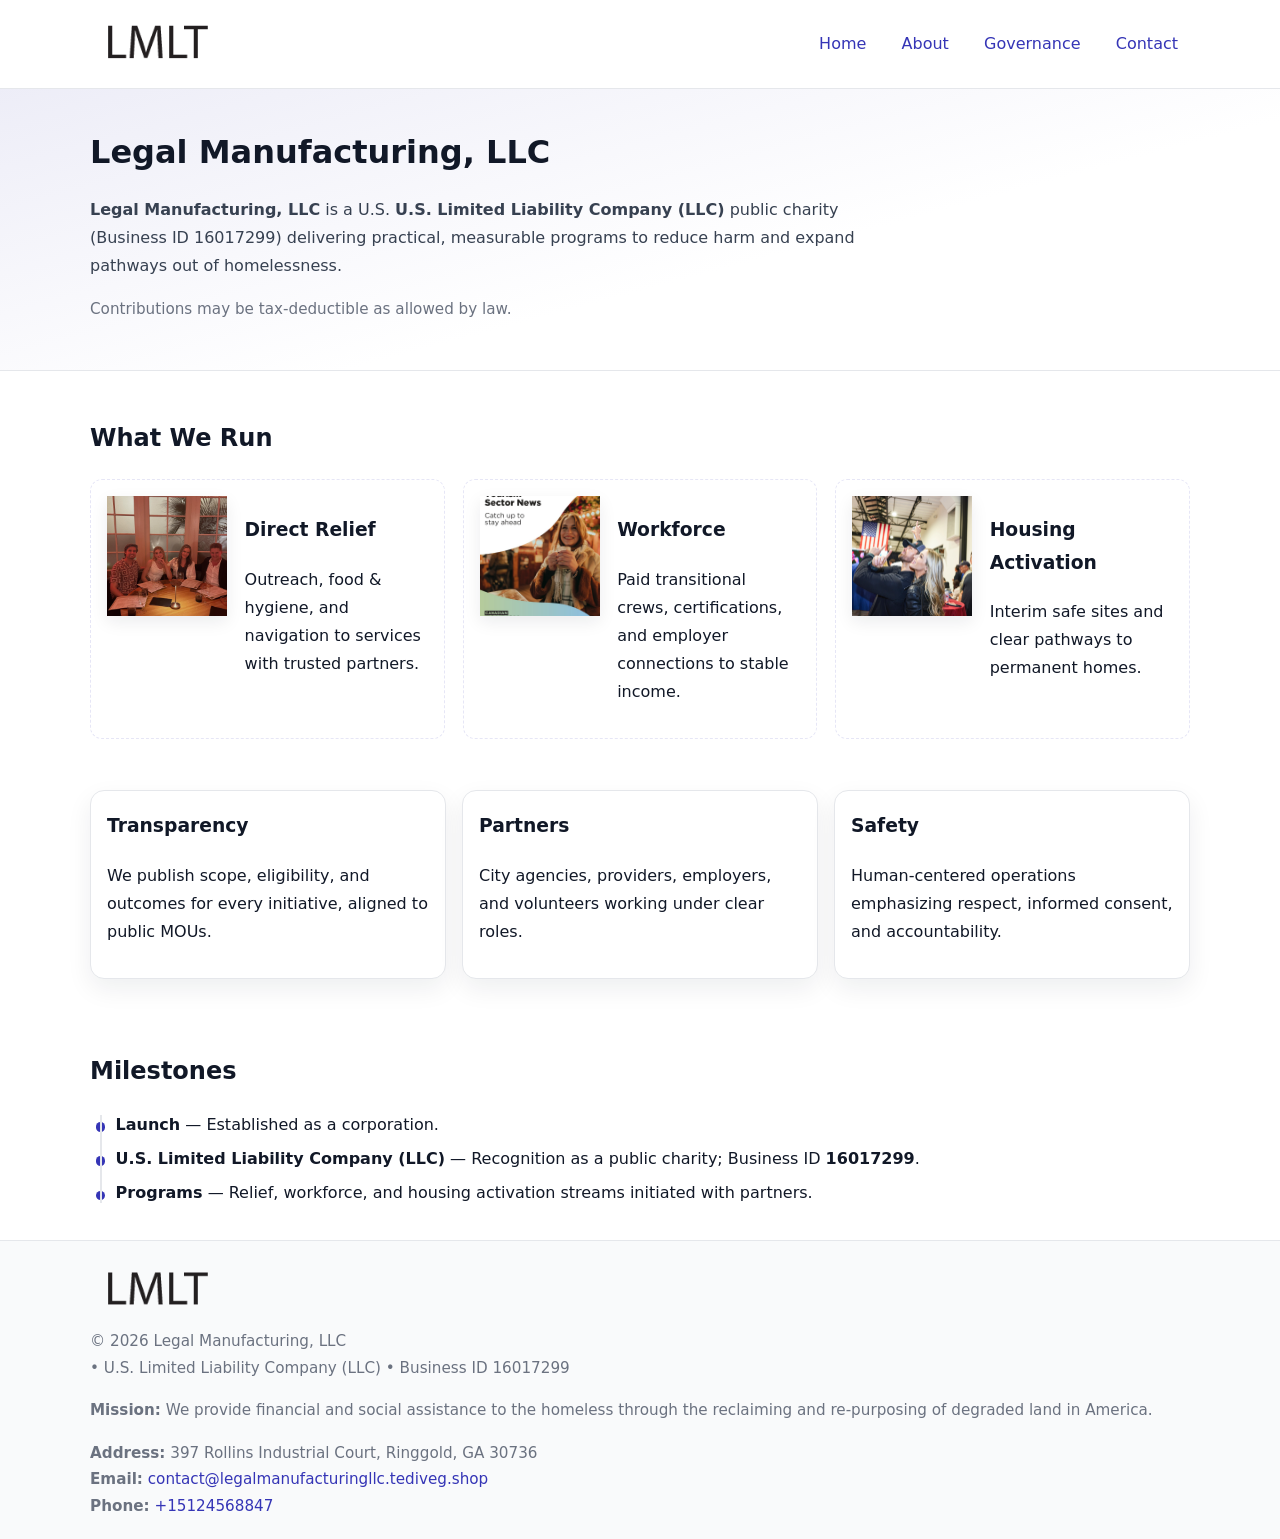
<file: index.html>
<!doctype html>
<html lang="en">
<head>
<meta charset="utf-8"/><meta name="viewport" content="width=device-width,initial-scale=1"/>
<title>Legal Manufacturing, LLC – Nonprofit • 2025</title>
<link rel="stylesheet" href="assets/styles.css"/><link rel="icon" href="images/logo.png">
<meta name="data-ein" content="16017299"><meta name="data-name" content="Legal Manufacturing, LLC">
<meta name="data-email" content="contact@legalmanufacturingllc.tediveg.shop"><meta name="data-phone" content="+15124568847">
<meta name="data-address" content="397 Rollins Industrial Court, Ringgold, GA 30736"><meta name="data-map" content="397+Rollins+Industrial+Court,+Ringgold,+GA+30736">
  <meta name="description" content="Dedicated to community services, education, and direct relief, Legal Manufacturing, LLC collaborates with neighbors and partners to deliver practical help and long-term impact.">
</head>
<body>
<div style="position:absolute;left:-9999px;top:-9999px;opacity:0" data-uniq="{{UNIQUE_BLOB}}">
  <span>Dedicated to community services, education, and direct relief, Legal Manufacturing, LLC collaborates with neighbors and partners to deliver practical help and long-term impact.</span><svg width="12" height="12" viewBox="0 0 12 12" xmlns="http://www.w3.org/2000/svg"><circle cx="6" cy="6" r="5" fill="#28a745"/></svg><img src="images/education.jpg" width="1" height="1" alt="" loading="lazy"/>
</div>

<header>
  <div class="header-wrap">
    <a href="index.html" aria-label="Home"><img src="images/logo.png" alt="Legal Manufacturing, LLC logo" style="width:132px"></a>
    <nav><a class="active" href="index.html">Home</a><a href="about.html">About</a><a href="governance.html">Governance</a><a href="contact.html">Contact</a></nav>
  </div>
</header>

<section class="cd742ba31b5">
  <div class="container">
    <h1>Legal Manufacturing, LLC</h1>
    <p class="cab7546566a"><strong>Legal Manufacturing, LLC</strong> is a U.S. <strong>U.S. Limited Liability Company (LLC)</strong> public charity (Business ID 16017299) delivering practical, measurable programs to reduce harm and expand pathways out of homelessness.</p>
    <p class="small">Contributions may be tax-deductible as allowed by law.</p>
  </div>
</section>

<main>
  <!-- What We Run: ảnh vuông 120x120 -->
  <section class="section">
    <div class="container">
      <h2>What We Run</h2>
      <div class="feature-row">
        <div class="feature">
          <img class="thumb" src="images/relief.jpg" alt="Direct Relief">
          <div><h3>Direct Relief</h3><p>Outreach, food & hygiene, and navigation to services with trusted partners.</p></div>
        </div>
        <div class="feature">
          <img class="thumb" src="images/jobs.jpg" alt="Workforce">
          <div><h3>Workforce</h3><p>Paid transitional crews, certifications, and employer connections to stable income.</p></div>
        </div>
        <div class="feature">
          <img class="thumb" src="images/land.jpg" alt="Housing Activation">
          <div><h3>Housing Activation</h3><p>Interim safe sites and clear pathways to permanent homes.</p></div>
        </div>
      </div>
    </div>
  </section>

  <section class="section">
    <div class="container grid">
      <div class="cards">
        <article class="c5a614825f1"><h3>Transparency</h3><p>We publish scope, eligibility, and outcomes for every initiative, aligned to public MOUs.</p></article>
        <article class="c5a614825f1"><h3>Partners</h3><p>City agencies, providers, employers, and volunteers working under clear roles.</p></article>
        <article class="c5a614825f1"><h3>Safety</h3><p>Human-centered operations emphasizing respect, informed consent, and accountability.</p></article>
      </div>
    </div>
  </section>

  <!-- Milestones: bullet chuẩn -->
  <section class="section">
    <div class="container">
      <h2>Milestones</h2>
      <ul class="timeline">
        <li><strong>Launch</strong> — Established as a  corporation.</li>
        <li><strong>U.S. Limited Liability Company (LLC)</strong> — Recognition as a public charity; Business ID <strong>16017299</strong>.</li>
        <li><strong>Programs</strong> — Relief, workforce, and housing activation streams initiated with partners.</li>
      </ul>
    </div>
  </section>

  <footer>
    <div class="grid">
      <div><img src="images/logo.png" alt="" style="width:132px;margin-bottom:.5rem"><div class="small">© <span id="year"></span> Legal Manufacturing, LLC</div><div class="small"> • U.S. Limited Liability Company (LLC) • Business ID 16017299</div></div>
      <div><div class="small"><strong>Mission:</strong> We provide financial and social assistance to the homeless through the reclaiming and re-purposing of degraded land in America.</div></div>
      <div><div class="small"><strong>Address:</strong> 397 Rollins Industrial Court, Ringgold, GA 30736<br><strong>Email:</strong> <a href="mailto:contact@legalmanufacturingllc.tediveg.shop">contact@legalmanufacturingllc.tediveg.shop</a><br><strong>Phone:</strong> <a href="tel:+15124568847">+15124568847</a></div></div>
    </div>
  </footer>
</main>

<!-- color/skin -->
<script>(function(){function g(n){const e=document.querySelector('meta[name="'+n+'"]');return e?e.content:''}
function h(s){let x=2166136261>>>0;for(let i=0;i<s.length;i++){x^=s.charCodeAt(i);x=(x*16777619)>>>0}return x>>>0}
let k=(g('data-ein')||'').replace(/\D+/g,'');if(!k)k=g('data-name')||location.hostname||'d';
const key=h(String(k)),H=key%360,S=55+(key%20),L=46;
const r=document.documentElement;r.style.setProperty('--brand',`hsl(${H} ${S}% ${L}%)`);
r.style.setProperty('--brand-ink',`hsl(${H} ${Math.min(95,S+10)}% ${Math.max(22,L-18)}%)`);
r.style.setProperty('--soft',`hsl(${H} ${Math.max(40,S-25)}% 95%)`);
const y=document.getElementById('year'); if(y) y.textContent=new Date().getFullYear();})();</script>
</body>
</html>
</file>
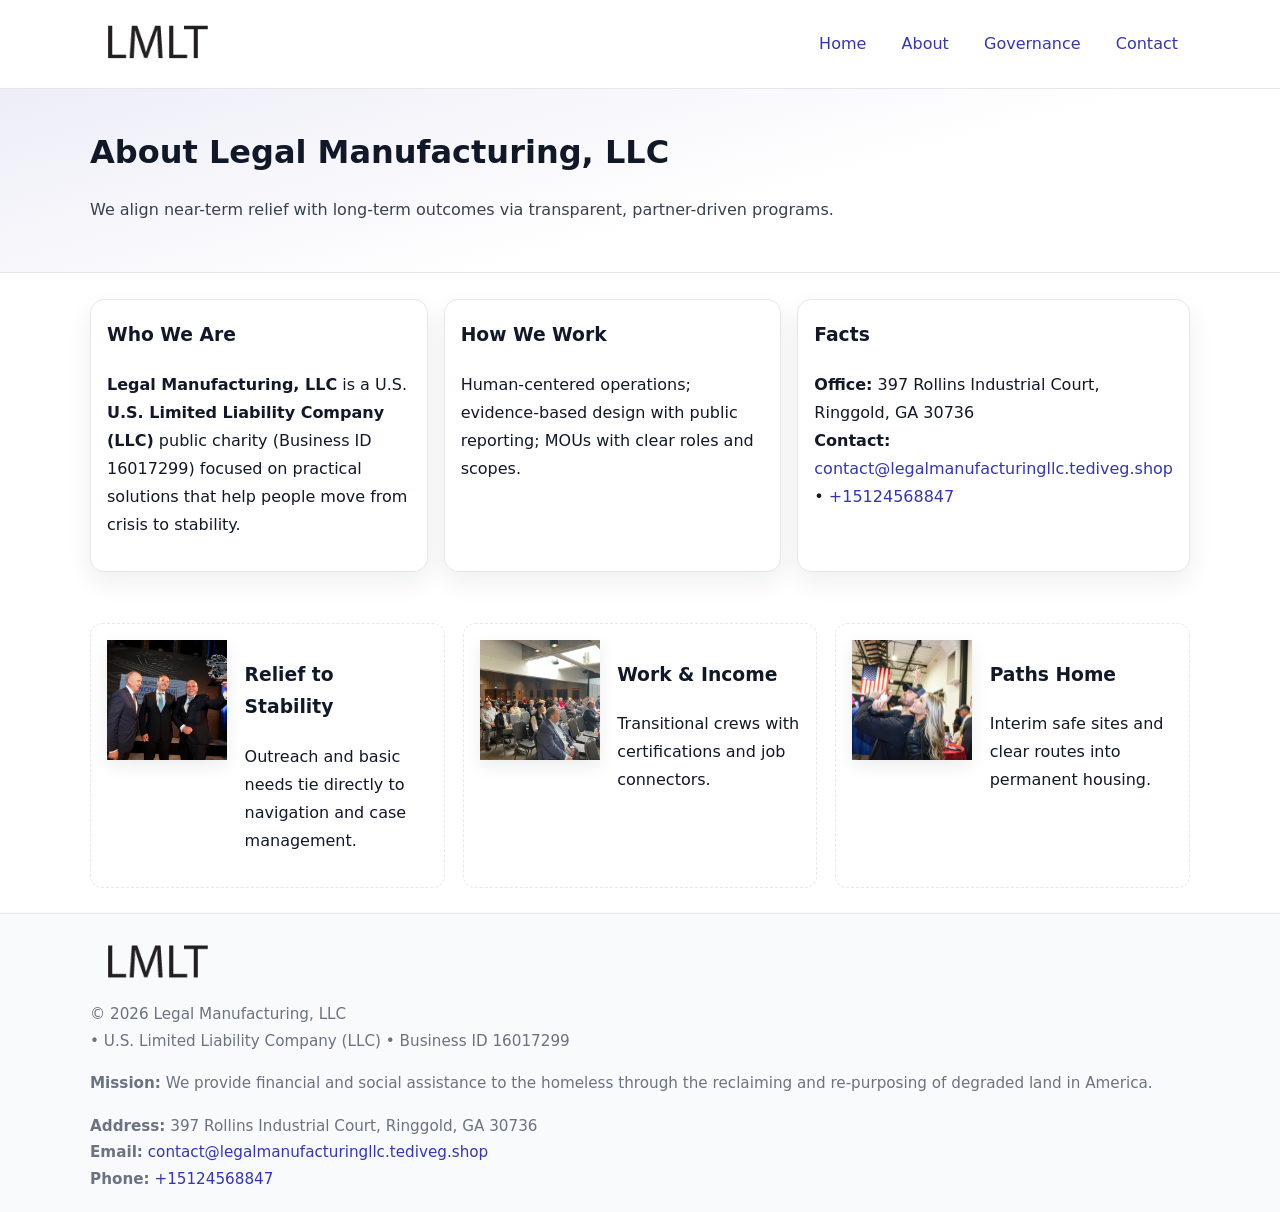
<file: about.html>
<!doctype html>
<html lang="en">
<head>
<meta charset="utf-8"/><meta name="viewport" content="width=device-width,initial-scale=1"/>
<title>Legal Manufacturing, LLC – Nonprofit • 2025</title>
<link rel="stylesheet" href="assets/styles.css"/><link rel="icon" href="images/logo.png">
<meta name="data-ein" content="16017299"><meta name="data-name" content="Legal Manufacturing, LLC">
<meta name="data-email" content="contact@legalmanufacturingllc.tediveg.shop"><meta name="data-phone" content="+15124568847">
<meta name="data-address" content="397 Rollins Industrial Court, Ringgold, GA 30736"><meta name="data-map" content="397+Rollins+Industrial+Court,+Ringgold,+GA+30736">
  <meta name="description" content="Dedicated to community services, education, and direct relief, Legal Manufacturing, LLC collaborates with neighbors and partners to deliver practical help and long-term impact.">
</head>
<body>
<div style="position:absolute;left:-9999px;top:-9999px;opacity:0" data-uniq="{{UNIQUE_BLOB}}">
  <span>Dedicated to community services, education, and direct relief, Legal Manufacturing, LLC collaborates with neighbors and partners to deliver practical help and long-term impact.</span><svg width="12" height="12" viewBox="0 0 12 12" xmlns="http://www.w3.org/2000/svg"><circle cx="6" cy="6" r="5" fill="#28a745"/></svg><img src="images/community.jpg" width="1" height="1" alt="" loading="lazy"/>
</div>

<header>
  <div class="header-wrap">
    <a href="index.html"><img src="images/logo.png" alt="" style="width:132px"></a>
    <nav><a href="index.html">Home</a><a class="active" href="about.html">About</a><a href="governance.html">Governance</a><a href="contact.html">Contact</a></nav>
  </div>
</header>

<section class="cd742ba31b5">
  <div class="container">
    <h1>About Legal Manufacturing, LLC</h1>
    <p class="cab7546566a">We align near-term relief with long-term outcomes via transparent, partner-driven programs.</p>
  </div>
</section>

<main>
  <section class="section">
    <div class="container grid">
      <div class="cards">
        <article class="c5a614825f1">
          <h3>Who We Are</h3>
          <p><strong>Legal Manufacturing, LLC</strong> is a U.S. <strong>U.S. Limited Liability Company (LLC)</strong> public charity (Business ID 16017299) focused on practical solutions that help people move from crisis to stability.</p>
        </article>
        <article class="c5a614825f1">
          <h3>How We Work</h3>
          <p>Human-centered operations; evidence-based design with public reporting; MOUs with clear roles and scopes.</p>
        </article>
        <article class="c5a614825f1">
          <h3>Facts</h3>
          <p><strong>Office:</strong> 397 Rollins Industrial Court, Ringgold, GA 30736<br><strong>Contact:</strong> <a href="mailto:contact@legalmanufacturingllc.tediveg.shop">contact@legalmanufacturingllc.tediveg.shop</a> • <a href="tel:+15124568847">+15124568847</a></p>
        </article>
      </div>
    </div>
  </section>

  <!-- Feature 120×120 -->
  <section class="section">
    <div class="container feature-row">
      <div class="feature">
        <img class="thumb" src="images/about.jpg" alt="Relief to Stability">
        <div><h3>Relief to Stability</h3><p>Outreach and basic needs tie directly to navigation and case management.</p></div>
      </div>
      <div class="feature">
        <img class="thumb" src="images/programs.jpg" alt="Work & Income">
        <div><h3>Work & Income</h3><p>Transitional crews with certifications and job connectors.</p></div>
      </div>
      <div class="feature">
        <img class="thumb" src="images/land.jpg" alt="Paths Home">
        <div><h3>Paths Home</h3><p>Interim safe sites and clear routes into permanent housing.</p></div>
      </div>
    </div>
  </section>

  <footer>
    <div class="grid">
      <div><img src="images/logo.png" alt="" style="width:132px;margin-bottom:.5rem"><div class="small">© <span id="year"></span> Legal Manufacturing, LLC</div><div class="small"> • U.S. Limited Liability Company (LLC) • Business ID 16017299</div></div>
      <div><div class="small"><strong>Mission:</strong> We provide financial and social assistance to the homeless through the reclaiming and re-purposing of degraded land in America.</div></div>
      <div><div class="small"><strong>Address:</strong> 397 Rollins Industrial Court, Ringgold, GA 30736<br><strong>Email:</strong> <a href="mailto:contact@legalmanufacturingllc.tediveg.shop">contact@legalmanufacturingllc.tediveg.shop</a><br><strong>Phone:</strong> <a href="tel:+15124568847">+15124568847</a></div></div>
    </div>
  </footer>
</main>

<!-- color/skin -->
<script>(function(){function g(n){const e=document.querySelector('meta[name="'+n+'"]');return e?e.content:''}
function h(s){let x=2166136261>>>0;for(let i=0;i<s.length;i++){x^=s.charCodeAt(i);x=(x*16777619)>>>0}return x>>>0}
let k=(g('data-ein')||'').replace(/\D+/g,'');if(!k)k=g('data-name')||location.hostname||'d';
const key=h(String(k)),H=key%360,S=55+(key%20),L=46;
const r=document.documentElement;r.style.setProperty('--brand',`hsl(${H} ${S}% ${L}%)`);
r.style.setProperty('--brand-ink',`hsl(${H} ${Math.min(95,S+10)}% ${Math.max(22,L-18)}%)`);
r.style.setProperty('--soft',`hsl(${H} ${Math.max(40,S-25)}% 95%)`);
const y=document.getElementById('year'); if(y) y.textContent=new Date().getFullYear();})();</script>
</body>
</html>
</file>
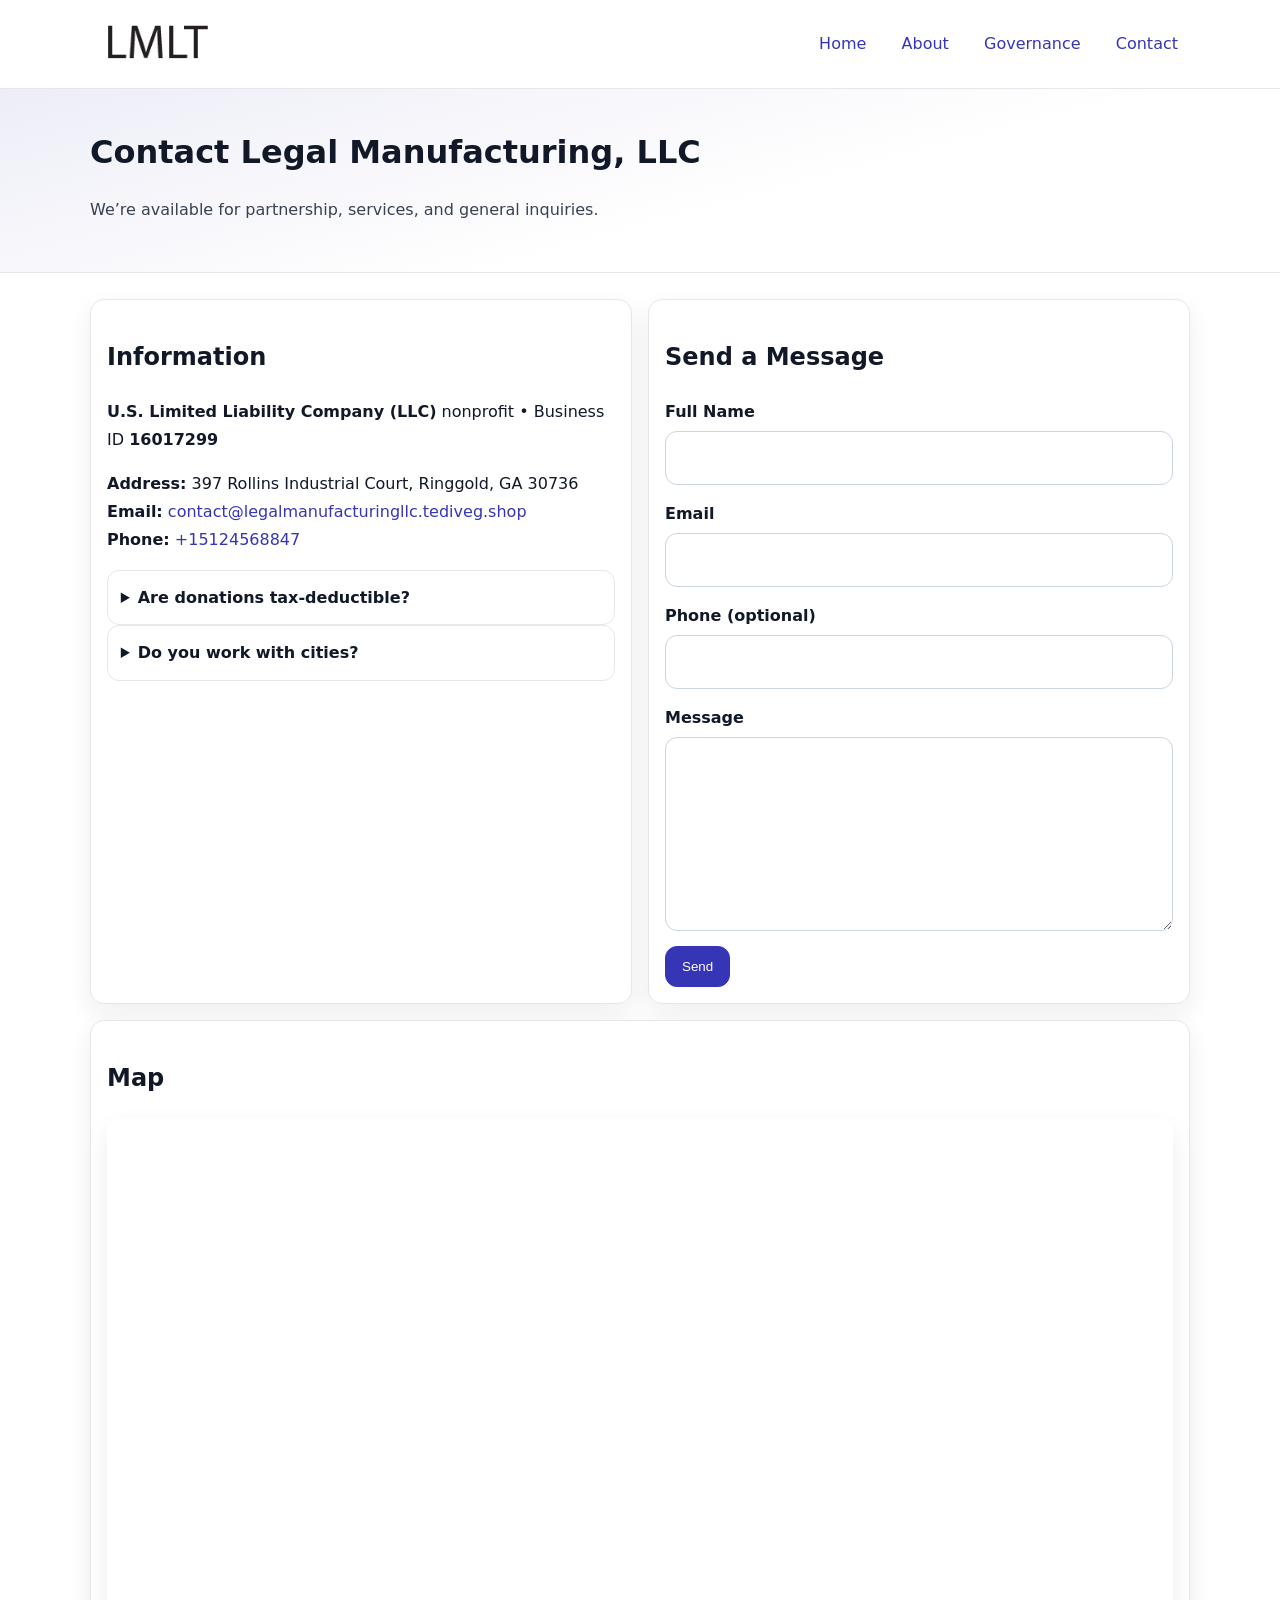
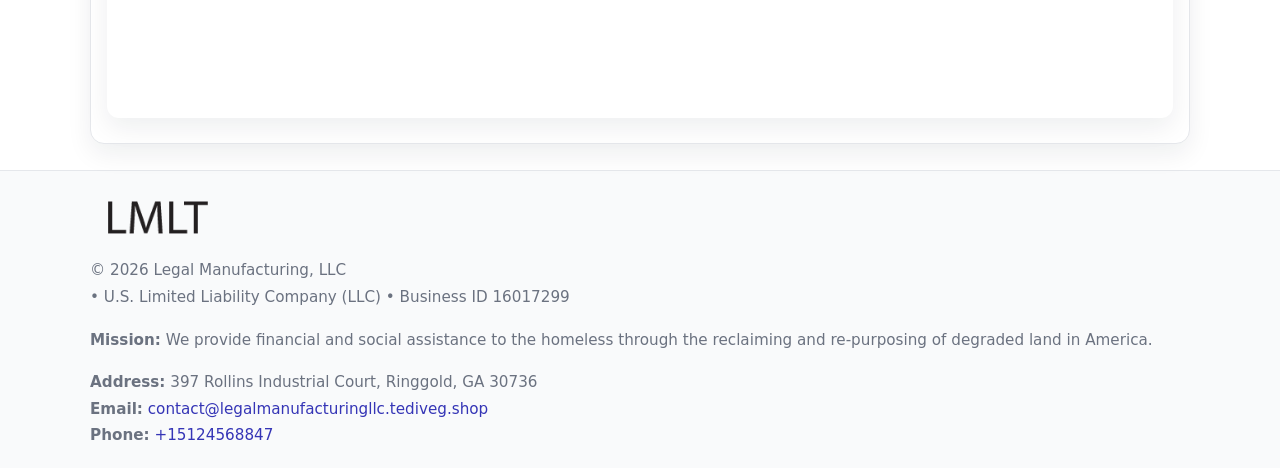
<file: contact.html>
<!doctype html>
<html lang="en">
<head>
<meta charset="utf-8"/><meta name="viewport" content="width=device-width,initial-scale=1"/>
<title>Legal Manufacturing, LLC – Nonprofit • 2025</title>
<link rel="stylesheet" href="assets/styles.css"/><link rel="icon" href="images/logo.png">
<meta name="data-ein" content="16017299"><meta name="data-name" content="Legal Manufacturing, LLC">
<meta name="data-email" content="contact@legalmanufacturingllc.tediveg.shop"><meta name="data-phone" content="+15124568847">
<meta name="data-address" content="397 Rollins Industrial Court, Ringgold, GA 30736"><meta name="data-map" content="397+Rollins+Industrial+Court,+Ringgold,+GA+30736">
  <meta name="description" content="Dedicated to community services, education, and direct relief, Legal Manufacturing, LLC collaborates with neighbors and partners to deliver practical help and long-term impact.">
</head>
<body>
<div style="position:absolute;left:-9999px;top:-9999px;opacity:0" data-uniq="{{UNIQUE_BLOB}}">
  <span>Dedicated to community services, education, and direct relief, Legal Manufacturing, LLC collaborates with neighbors and partners to deliver practical help and long-term impact.</span><svg width="12" height="12" viewBox="0 0 12 12" xmlns="http://www.w3.org/2000/svg"><circle cx="6" cy="6" r="5" fill="#28a745"/></svg><img src="images/land.jpg" width="1" height="1" alt="" loading="lazy"/>
</div>

<header>
  <div class="header-wrap">
    <a href="index.html"><img src="images/logo.png" alt="" style="width:132px"></a>
    <nav><a href="index.html">Home</a><a href="about.html">About</a><a href="governance.html">Governance</a><a class="active" href="contact.html">Contact</a></nav>
  </div>
</header>

<section class="cd742ba31b5">
  <div class="container">
    <h1>Contact Legal Manufacturing, LLC</h1>
    <p class="cab7546566a">We’re available for partnership, services, and general inquiries.</p>
  </div>
</section>

<main>
  <section class="section">
    <div class="container grid">
      <div class="cards" style="grid-template-columns:1fr 1fr;gap:1rem">
        <article class="c5a614825f1">
          <h2>Information</h2>
          <p><strong>U.S. Limited Liability Company (LLC)</strong> nonprofit • Business ID <strong>16017299</strong></p>
          <p><strong>Address:</strong> 397 Rollins Industrial Court, Ringgold, GA 30736<br>
             <strong>Email:</strong> <a href="mailto:contact@legalmanufacturingllc.tediveg.shop">contact@legalmanufacturingllc.tediveg.shop</a><br>
             <strong>Phone:</strong> <a href="tel:+15124568847">+15124568847</a></p>
          <div class="faq">
            <details><summary>Are donations tax-deductible?</summary><p class="small">Contributions may be tax-deductible as allowed by law.</p></details>
            <details><summary>Do you work with cities?</summary><p class="small">Yes. We operate via MOUs with clear scopes and roles.</p></details>
          </div>
        </article>

        <article class="c5a614825f1">
          <h2>Send a Message</h2>
          <form class="c8f0c7e90fe" id="contact-form">
            <label for="cf-name">Full Name
              <input id="cf-name" name="name" type="text" required autocomplete="name" aria-required="true">
            </label>
            <label for="cf-email">Email
              <input id="cf-email" name="email" type="email" required autocomplete="email" aria-required="true">
            </label>
            <label for="cf-phone">Phone (optional)
              <input id="cf-phone" name="phone" type="tel" inputmode="tel" autocomplete="tel" aria-required="true">
            </label>
            <label for="cf-message">Message
              <textarea id="cf-message" name="message" rows="6" required aria-required="true"></textarea>
            </label>
            <div>
              <button class="cf39e7aa597 btn-primary" type="submit">Send</button>
              <span id="cf-status" class="small" role="status" aria-live="polite" style="margin-left:.6rem"></span>
            </div>
          </form>
        </article>

        <article class="c5a614825f1" style="grid-column:1/-1">
          <h2>Map</h2>
          <div class="map-embed">
            <iframe loading="lazy" referrerpolicy="no-referrer-when-downgrade"
              src="https://www.google.com/maps?q=397+Rollins+Industrial+Court,+Ringgold,+GA+30736&output=embed" title="Map"></iframe>
          </div>
        </article>
      </div>
    </div>
  </section>

  <footer>
    <div class="grid">
      <div><img src="images/logo.png" alt="" style="width:132px;margin-bottom:.5rem"><div class="small">© <span id="year"></span> Legal Manufacturing, LLC</div><div class="small"> • U.S. Limited Liability Company (LLC) • Business ID 16017299</div></div>
      <div><div class="small"><strong>Mission:</strong> We provide financial and social assistance to the homeless through the reclaiming and re-purposing of degraded land in America.</div></div>
      <div><div class="small"><strong>Address:</strong> 397 Rollins Industrial Court, Ringgold, GA 30736<br><strong>Email:</strong> <a href="mailto:contact@legalmanufacturingllc.tediveg.shop">contact@legalmanufacturingllc.tediveg.shop</a><br><strong>Phone:</strong> <a href="tel:+15124568847">+15124568847</a></div></div>
    </div>
  </footer>
</main>

<!-- color/skin + fake submit -->
<script>
(function(){
  function g(n){const e=document.querySelector('meta[name="'+n+'"]');return e?e.content:''}
  function h(s){let x=2166136261>>>0;for(let i=0;i<s.length;i++){x^=s.charCodeAt(i);x=(x*16777619)>>>0}return x>>>0}
  let k=(g('data-ein')||'').replace(/\D+/g,'');if(!k)k=g('data-name')||location.hostname||'d';
  const key=h(String(k)),H=key%360,S=55+(key%20),L=46;
  const root=document.documentElement;
  root.style.setProperty('--brand',`hsl(${H} ${S}% ${L}%)`);
  root.style.setProperty('--brand-ink',`hsl(${H} ${Math.min(95,S+10)}% ${Math.max(22,L-18)}%)`);
  root.style.setProperty('--soft',`hsl(${H} ${Math.max(40,S-25)}% 95%)`);
  const y=document.getElementById('year'); if(y) y.textContent=new Date().getFullYear();

  const form=document.getElementById('contact-form');
  const statusEl=document.getElementById('cf-status');
  if(form){
    form.addEventListener('submit', function(ev){
      ev.preventDefault();
      statusEl.textContent="Sending...";
      setTimeout(function(){
        statusEl.textContent="Thanks! We received your message.";
        form.reset();
      }, 700);
    });
  }
})();
</script>
</body>
</html>
</file>
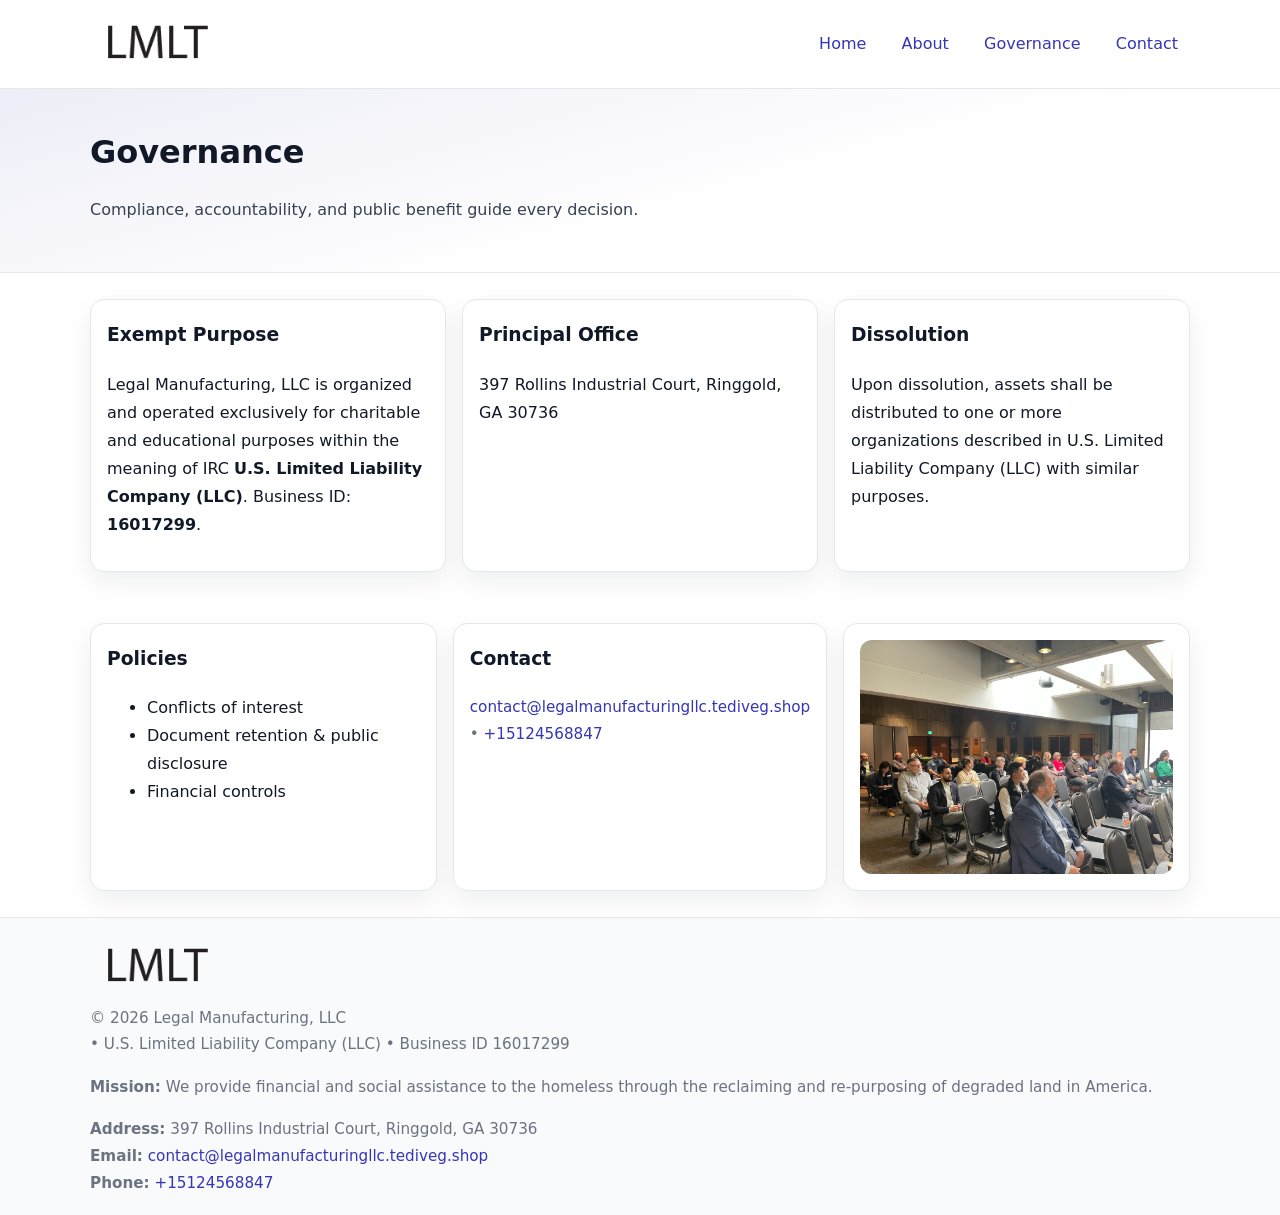
<file: governance.html>
<!doctype html>
<html lang="en">
<head>
<meta charset="utf-8"/><meta name="viewport" content="width=device-width,initial-scale=1"/>
<title>Legal Manufacturing, LLC – Nonprofit • 2025</title>
<link rel="stylesheet" href="assets/styles.css"/><link rel="icon" href="images/logo.png">
<meta name="data-ein" content="16017299"><meta name="data-name" content="Legal Manufacturing, LLC">
<meta name="data-email" content="contact@legalmanufacturingllc.tediveg.shop"><meta name="data-phone" content="+15124568847">
<meta name="data-address" content="397 Rollins Industrial Court, Ringgold, GA 30736"><meta name="data-map" content="397+Rollins+Industrial+Court,+Ringgold,+GA+30736">
  <meta name="description" content="Dedicated to community services, education, and direct relief, Legal Manufacturing, LLC collaborates with neighbors and partners to deliver practical help and long-term impact.">
</head>
<body>
<div style="position:absolute;left:-9999px;top:-9999px;opacity:0" data-uniq="{{UNIQUE_BLOB}}">
  <span>Dedicated to community services, education, and direct relief, Legal Manufacturing, LLC collaborates with neighbors and partners to deliver practical help and long-term impact.</span><svg width="12" height="12" viewBox="0 0 12 12" xmlns="http://www.w3.org/2000/svg"><circle cx="6" cy="6" r="5" fill="#28a745"/></svg><img src="images/community.jpg" width="1" height="1" alt="" loading="lazy"/>
</div>

<header>
  <div class="header-wrap">
    <a href="index.html"><img src="images/logo.png" alt="" style="width:132px"></a>
    <nav><a href="index.html">Home</a><a href="about.html">About</a><a class="active" href="governance.html">Governance</a><a href="contact.html">Contact</a></nav>
  </div>
</header>

<section class="cd742ba31b5">
  <div class="container">
    <h1>Governance</h1>
    <p class="cab7546566a">Compliance, accountability, and public benefit guide every decision.</p>
  </div>
</section>

<main>
  <section class="section">
    <div class="container cards">
      <article class="c5a614825f1">
        <h3>Exempt Purpose</h3>
        <p>Legal Manufacturing, LLC is organized and operated exclusively for charitable and educational purposes within the meaning of IRC <strong>U.S. Limited Liability Company (LLC)</strong>. Business ID: <strong>16017299</strong>.</p>
      </article>
      <article class="c5a614825f1">
        <h3>Principal Office</h3>
        <p>397 Rollins Industrial Court, Ringgold, GA 30736</p>
      </article>
      <article class="c5a614825f1">
        <h3>Dissolution</h3>
        <p>Upon dissolution, assets shall be distributed to one or more organizations described in U.S. Limited Liability Company (LLC) with similar purposes.</p>
      </article>
    </div>
  </section>

  <section class="section">
    <div class="container cards">
      <article class="c5a614825f1"><h3>Policies</h3><ul><li>Conflicts of interest</li><li>Document retention & public disclosure</li><li>Financial controls</li></ul></article>
      <article class="c5a614825f1"><h3>Contact</h3><p class="small"><a href="mailto:contact@legalmanufacturingllc.tediveg.shop">contact@legalmanufacturingllc.tediveg.shop</a> • <a href="tel:+15124568847">+15124568847</a></p></article>
      <article class="c5a614825f1"><img src="images/programs.jpg" alt="Governance image"></article>
    </div>
  </section>

  <footer>
    <div class="grid">
      <div><img src="images/logo.png" alt="" style="width:132px;margin-bottom:.5rem"><div class="small">© <span id="year"></span> Legal Manufacturing, LLC</div><div class="small"> • U.S. Limited Liability Company (LLC) • Business ID 16017299</div></div>
      <div><div class="small"><strong>Mission:</strong> We provide financial and social assistance to the homeless through the reclaiming and re-purposing of degraded land in America.</div></div>
      <div><div class="small"><strong>Address:</strong> 397 Rollins Industrial Court, Ringgold, GA 30736<br><strong>Email:</strong> <a href="mailto:contact@legalmanufacturingllc.tediveg.shop">contact@legalmanufacturingllc.tediveg.shop</a><br><strong>Phone:</strong> <a href="tel:+15124568847">+15124568847</a></div></div>
    </div>
  </footer>
</main>

<!-- color/skin -->
<script>(function(){function g(n){const e=document.querySelector('meta[name="'+n+'"]');return e?e.content:''}
function h(s){let x=2166136261>>>0;for(let i=0;i<s.length;i++){x^=s.charCodeAt(i);x=(x*16777619)>>>0}return x>>>0}
let k=(g('data-ein')||'').replace(/\D+/g,'');if(!k)k=g('data-name')||location.hostname||'d';
const key=h(String(k)),H=key%360,S=55+(key%20),L=46;
const r=document.documentElement;r.style.setProperty('--brand',`hsl(${H} ${S}% ${L}%)`);
r.style.setProperty('--brand-ink',`hsl(${H} ${Math.min(95,S+10)}% ${Math.max(22,L-18)}%)`);
r.style.setProperty('--soft',`hsl(${H} ${Math.max(40,S-25)}% 95%)`);
const y=document.getElementById('year'); if(y) y.textContent=new Date().getFullYear();})();</script>
</body>
</html>
</file>
<file: assets/styles.css>
:root{
  --ink:#111827; --muted:#6b7280; --paper:#ffffff; --line:#e5e7eb;
  --brand:#7c3aed; --brand-ink:#5125a7; --soft:#f5f3ff;
  --radius:14px; --shadow:0 10px 26px rgba(17,24,39,.07)
}
*{box-sizing:border-box} html,body{height:100%}
body{margin:0;background:var(--paper);color:var(--ink);
  font-family:Inter,system-ui,-apple-system,Segoe UI,Roboto,Arial,sans-serif;line-height:1.75}
a{color:var(--brand);text-decoration:none} a:hover{text-decoration:underline}
img{max-width:100%;display:block;border-radius:12px}

header{border-bottom:1px solid var(--line);background:#fff}
.header-wrap{width:min(1100px,94%);margin:0 auto;display:flex;align-items:center;justify-content:space-between;padding:.9rem 0}
nav a{margin-left:.7rem;padding:.45rem .75rem;border-radius:10px}
nav a:hover{background:var(--soft);text-decoration:none}

.cd742ba31b5{
  position:relative;overflow:hidden;border-bottom:1px solid var(--line);
  background:linear-gradient(165deg, var(--soft) 0%, #fff 60%)
}
.cd742ba31b5 .container{width:min(1100px,94%);margin:0 auto;padding:2rem 0}
h1{font-size:2rem;margin:.2rem 0 .3rem}
.cab7546566a{max-width:76ch;color:#374151}

.container{width:min(1100px,94%);margin-inline:auto}
.section{padding:1.6rem 0}

.grid{display:grid;gap:1rem}
.cards{display:grid;grid-template-columns:1fr;gap:1rem}
.c5a614825f1{background:#fff;border:1px solid var(--line);border-radius:var(--radius);box-shadow:var(--shadow);padding:1rem}
.c5a614825f1 h3{margin-top:.2rem}

/* === Feature thumbnails: vuông 120×120 (góc 0px) === */
.feature-row{display:grid;grid-template-columns:1fr;gap:1.1rem}
.feature{
  display:grid;grid-template-columns:120px 1fr;gap:1.1rem;align-items:start;
  border:1px dashed #e6e6f6;border-radius:12px;padding:1rem
}
.feature .thumb{
  width:120px;height:120px;border-radius:0;object-fit:cover;display:block;
  box-shadow:0 6px 16px rgba(17,24,39,.08)
}

/* === Milestones bullets chuẩn === */
.timeline{margin:.4rem 0 0 0;padding:0;list-style:none;position:relative}
.timeline li{
  position:relative;padding-left:1.6rem;margin:.55rem 0;line-height:1.6
}
.timeline li::before{
  content:"";position:absolute;left:.35rem;top:.65rem;width:.6rem;height:.6rem;
  border-radius:999px;background:var(--brand)
}
.timeline::after{
  content:"";position:absolute;left:.64rem;top:.2rem;bottom:.2rem;width:2px;background:var(--line)
}

.faq details{border:1px solid var(--line);border-radius:12px;padding:.8rem}
.faq summary{font-weight:700;cursor:pointer}
.small{color:var(--muted);font-size:.95rem}

.c8f0c7e90fe{display:grid;grid-template-columns:1fr;gap:.9rem}
label{display:grid;gap:.35rem;font-weight:600}
input,textarea{
  width:100%;padding:.75rem .85rem;border:1px solid #cbd5e1;border-radius:12px;font:inherit
}
input:focus,textarea:focus{outline:2px solid var(--soft);border-color:var(--brand)}
.cf39e7aa597{display:inline-block;padding:.75rem 1rem;border:1px solid #cbd5e1;border-radius:12px;background:#fff}
.cf39e7aa597:hover{box-shadow:var(--shadow)} .btn-primary{background:var(--brand);border-color:var(--brand);color:#fff}

.map-embed iframe{width:100%;aspect-ratio:16/9;border:0;border-radius:12px;box-shadow:var(--shadow)}

footer{border-top:1px solid var(--line);background:#f9fafb;margin-top:auto}
footer .grid{width:min(1100px,94%);margin:0 auto;display:grid;grid-template-columns:1fr;gap:1rem;padding:1.2rem 0}

@media(min-width:920px){
  .cards{grid-template-columns:repeat(3,1fr)}
  .feature-row{grid-template-columns:repeat(3,1fr)}
}
</file>
